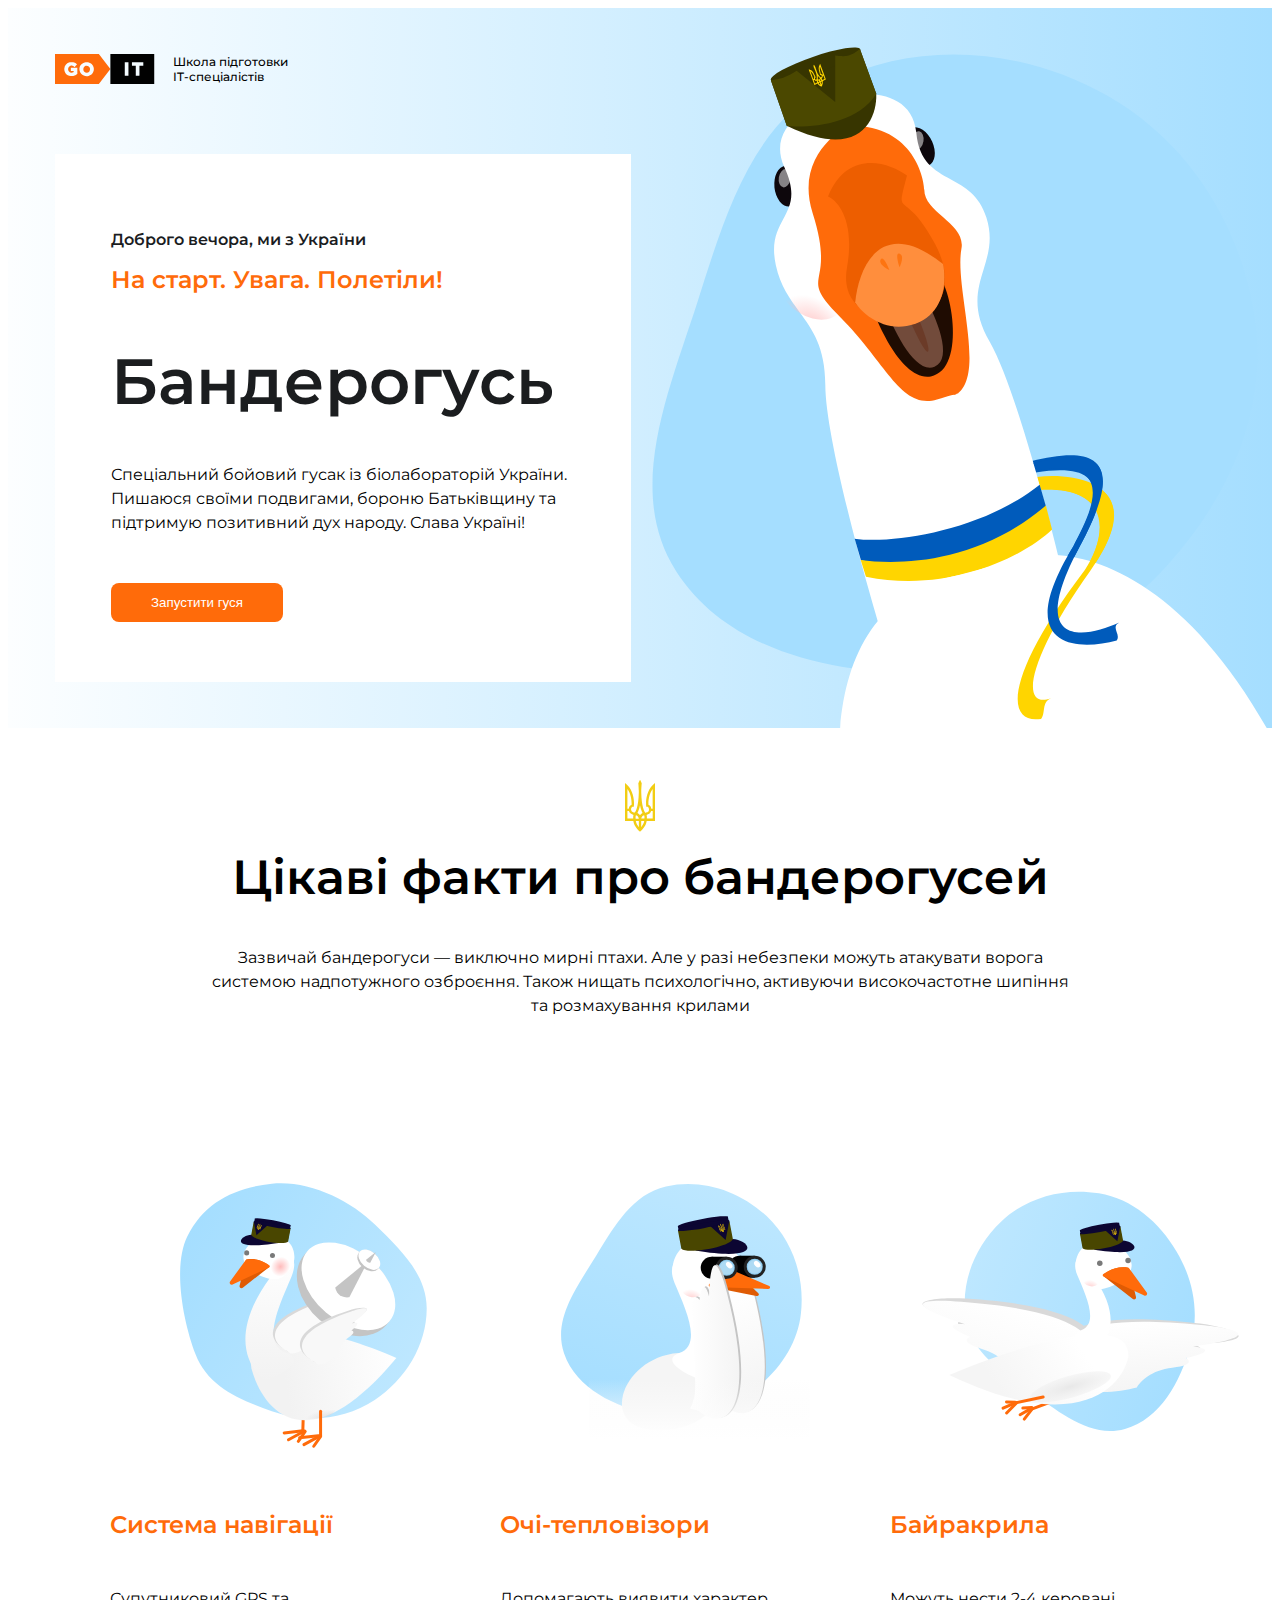
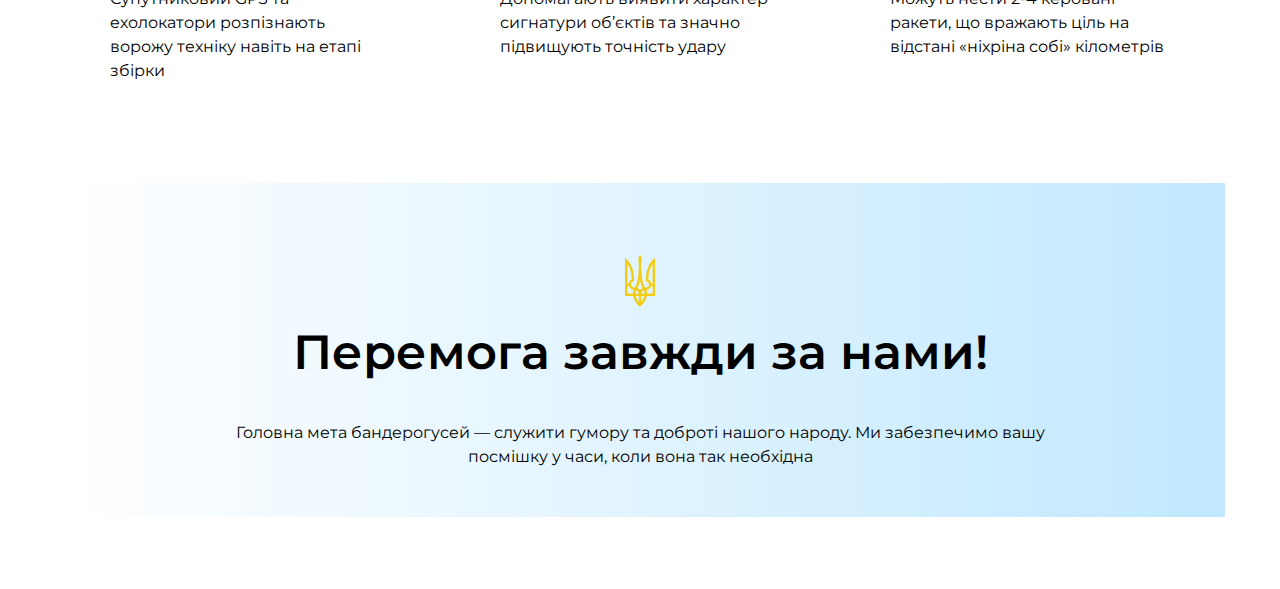
<file: index.html>
<!DOCTYPE html>
<html lang="en">

<head>
    <meta charset="UTF-8">
    <meta http-equiv="X-UA-Compatible" content="IE=edge">
    <meta name="viewport" content="width=device-width, initial-scale=1.0">
    <link rel="preconnect" href="https://fonts.googleapis.com">
    <link rel="preconnect" href="https://fonts.gstatic.com" crossorigin>
    <link href="https://fonts.googleapis.com/css2?family=Montserrat:wght@400;500;600&display=swap" rel="stylesheet">
    <!-- <link rel="stylesheet" href="css/reset.css"> -->
    <link rel="stylesheet" href="css/style.css">
    <title>Document</title>
</head>

<body>
    <section class="main-page">
        <div class="container">
            <header>
                <img src="./img/logo.svg" alt="logo">
                <p class="logo-title">Школа підготовки IT-спеціалістів</p>
            </header>
            <div class="baner">
                <div class="baner-content">
                    <h3>Доброго вечора, ми з України</h3>
                    <h2>На старт. Увага. Полетіли!</h2>
                    <h1>Бандерогусь</h1>
                    <p class="subtitle">Спеціальний бойовий гусак із біолабораторій України. Пишаюся своїми подвигами,
                        бороню Батьківщину та підтримую позитивний дух народу. Слава Україні!</p>
                    <button class="btn" id="open-form-modal-btn">Запустити гуся</button>
                </div>
                <img src="./img/gus.svg" alt="gus" class="baner-img">
            </div>
        </div>
    </section>
    <section class="secondary-page">
        <div class="container">
            <div class="main-content">
                <img src="./img/trezub.svg" alt="trezub">
                <div class="main-content__title">Цікаві факти про бандерогусей</div>
                <p class="subtitle">Зазвичай бандерогуси — виключно мирні птахи. Але у разі небезпеки можуть атакувати
                    ворога системою надпотужного озброєння. Також нищать психологічно, активуючи високочастотне шипіння
                    та розмахування крилами</p>
            </div>
            <div class="facts">
                <div class="fact fact-first">
                    <img src="./img/gus1.svg" alt="">
                    <h2 class="fact-title">Система навігації</h2>
                    <p class="subtitle">Супутниковий GPS та ехолокатори розпізнають ворожу техніку навіть на етапі
                        збірки</p>

                </div>
                <div class="fact fact-second">
                    <img src="./img/gus2.svg" alt="">
                    <h2 class="fact-title">Очі-тепловізори</h2>
                    <p class="subtitle">Допомагають виявити характер сигнатури об’єктів та значно підвищують точність
                        удару</p>

                </div>
                <div class="fact fact-third">
                    <img src="./img/gus3.svg" alt="">
                    <h2 class="fact-title">Байракрила</h2>
                    <p class="subtitle">Можуть нести 2-4 керовані ракети, що вражають ціль на відстані «ніхріна собі»
                        кілометрів</p>

                </div>
            </div>
        </div>

    </section>
    <footer class="footer">
        <div class="container">
            <div class="footer-content main-content">
                <img src="./img/trezub.svg" alt="trezub">
                <div class="main-content__title">Перемога завжди за нами!</div>
                <p class="subtitle">Головна мета бандерогусей — служити гумору та доброті нашого народу. Ми забезпечимо
                    вашу посмішку у часи, коли вона так необхідна</p>
            </div>
        </div>
    </footer>
    <div class="modal-bgd" id="form-modal">
        <div class="modal-form-container">
            <button class="close-btn">x</button>
        <form action="#" class="modal-form" data-GitHub="true" id="form">
            <img src="./img/trezub.svg" alt="">
            <h4 class="modal-form__title">Поділися, будь ласка, поштою</h4>
            <p class="modal-form__subtitle">та запиши гуся до бандерозагону</p>
            <div class="modal-form-field">
                <label for="user-name" class="modal-field-name">Ім'я</label>
                <input type="text" class="modal-field-input" id="user-name" name="Ім'я">
            </div>
            <div class="modal-form-field">
                <label for="user-email" class="modal-field-name">Email</label>
                <input type="email" class="modal-field-input" id="user-email" name="Email">
            </div>
            <button class="btn modal-btn" id="launch-btn">Запустити гуся</button>
        </form>
    </div>
    </div>

    <div class="modal-bgd" id="success-modal">
        <div class="modal-form modal-form-container">
            <button class="close-btn">x</button>
            <img src="./img/trezub.svg" alt="">
            <h4 class="modal-form__title">Поділися, будь ласка, поштою</h4>
            <p class="subtitle modal-form__subtitle">Слава Україні! Героям Слава!</p>
        </div>

    </div>


    <script src="./js/form.js"></script>
</body>

</html>
</file>
<file: css/style.css>
html,
body {
    height: 100%;
    font-family: 'Montserrat';
    font-style: normal;
    color: #000000;
}

.container {
    width: 1170px;
    margin: 0 auto;
}

.main-page {
    background: linear-gradient(270deg, #A5DEFF 0%, #FCFEFF 100%);
    max-width: 1360px;
    width: 100%;
    min-height: 720px;
    display: flex;
    flex-direction: column;
    position: relative;
    margin: 0 auto;
}

header {
    margin-top: 34px;
    margin-bottom: 58px;
    display: flex;
}

.logo-title {
    font-weight: 500;
    font-size: 12px;
    margin-left: 18px;
    width: 125px;
    max-width: 100%;
}

.baner-content {

    max-width: 100%;
    width: 520px;
    background: #FFF;
    padding: 60px 0 0 56px;
}

h3,
h2,
h1 {
    font-weight: 600;
    color: #1B1D1F;
}

h3 {
    font-size: 16px;
}

h2 {
    font-size: 24px;
    color: #FF6B0A;
    margin: 16px 0 48px 0;
}

h1 {
    font-size: 64px;
}

.subtitle {
    font-size: 16px;
    line-height: 24px;
    margin: 24px 0 48px 0;
}

.btn {
    padding: 12px 24px;
    width: 172px;
    color: #FFF;
    background: #FF6B0A;
    border-radius: 8px;
    border: none;
    margin-bottom: 60px;
    cursor: pointer;
}

.baner-img {
    position: absolute;
    right: 0;
    top: 0;
}

.main-content {
    margin-top: 52px;
    display: flex;
    flex-direction: column;
    align-items: center;
    text-align: center;
}

.main-content .subtitle {
    max-width: 875px;
}

.main-content__title {
    font-weight: 600;
    font-size: 48px;
    margin: 16px 0;
}

.facts {
    display: flex;
    justify-content: space-around;
    margin: 50px 0 22px 0;
}

.fact {
    max-width: 280px;
}

.footer {
    padding-bottom: 72px;
}

.footer-content {
    padding-top: 72px;
    background: linear-gradient(270deg, #C1E8FF 0%, #FFFFFF 100%);
}

.modal-bgd {
    width: 100%;
    height: 100%;
    position: fixed;
    top: 0;
    left: 0;
    background: rgb(27 29 31/70%);
    opacity: 0;
    pointer-events: none;
    display: flex;
    justify-content: center;
    align-items: center;
    transition: all 0.3s ease-in-out;
}
.modal-form-container{
    position: relative;
    padding: 32px 92px 60px 92px;
    background: #fff;
}
.modal-form {
    display: flex;
    flex-direction: column;
    align-items: center;
}
.modal-form__title {
    font-weight: 600;
font-size: 24px;
margin: 32px 0 12px 0;
}
.modal-form__subtitle {
 margin: 0;   

}
.modal-form-field {
    width: 100%;
    display: flex;
    flex-direction: column;
    margin-bottom: 16px;
}
.modal-field-name {
    font-weight: 400;
font-size: 16px;
line-height: 24px;
margin-bottom: 8px;
}
.modal-field-input {
    width: 374px;
height: 48px;
background: #FFFFFF;
border: 1px solid #005BBB;
border-radius: 8px;
font-weight: 400;
font-size: 16px;
padding: 4px 8px;
}
.modal-btn {
margin: 40px 0 0 0;
}
.close-btn {
position: absolute;
right: 20px;
top: 20px;
color: #1B1D1F;
border: 0;
background: none;
font-size: 20px;
cursor: pointer;
}
.modal-active {
    opacity: 1;
    pointer-events: all;
}
</file>
